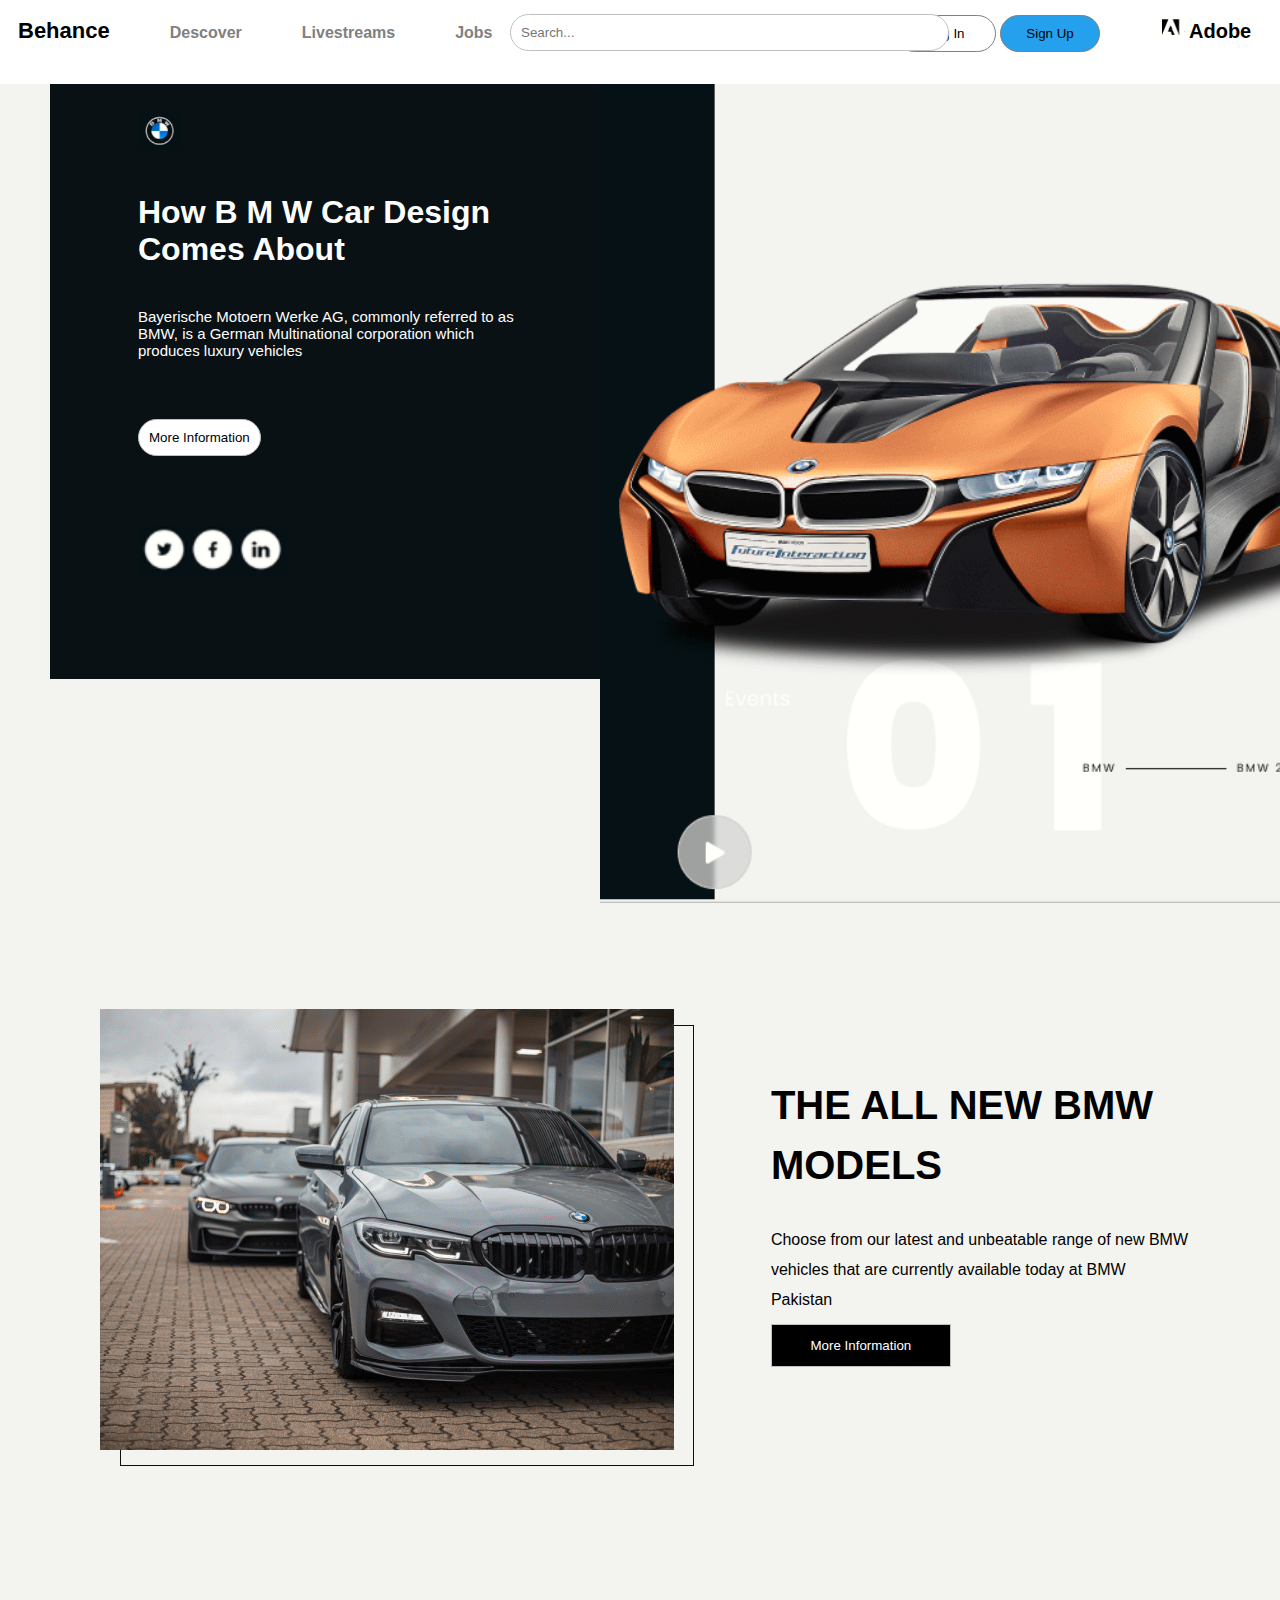
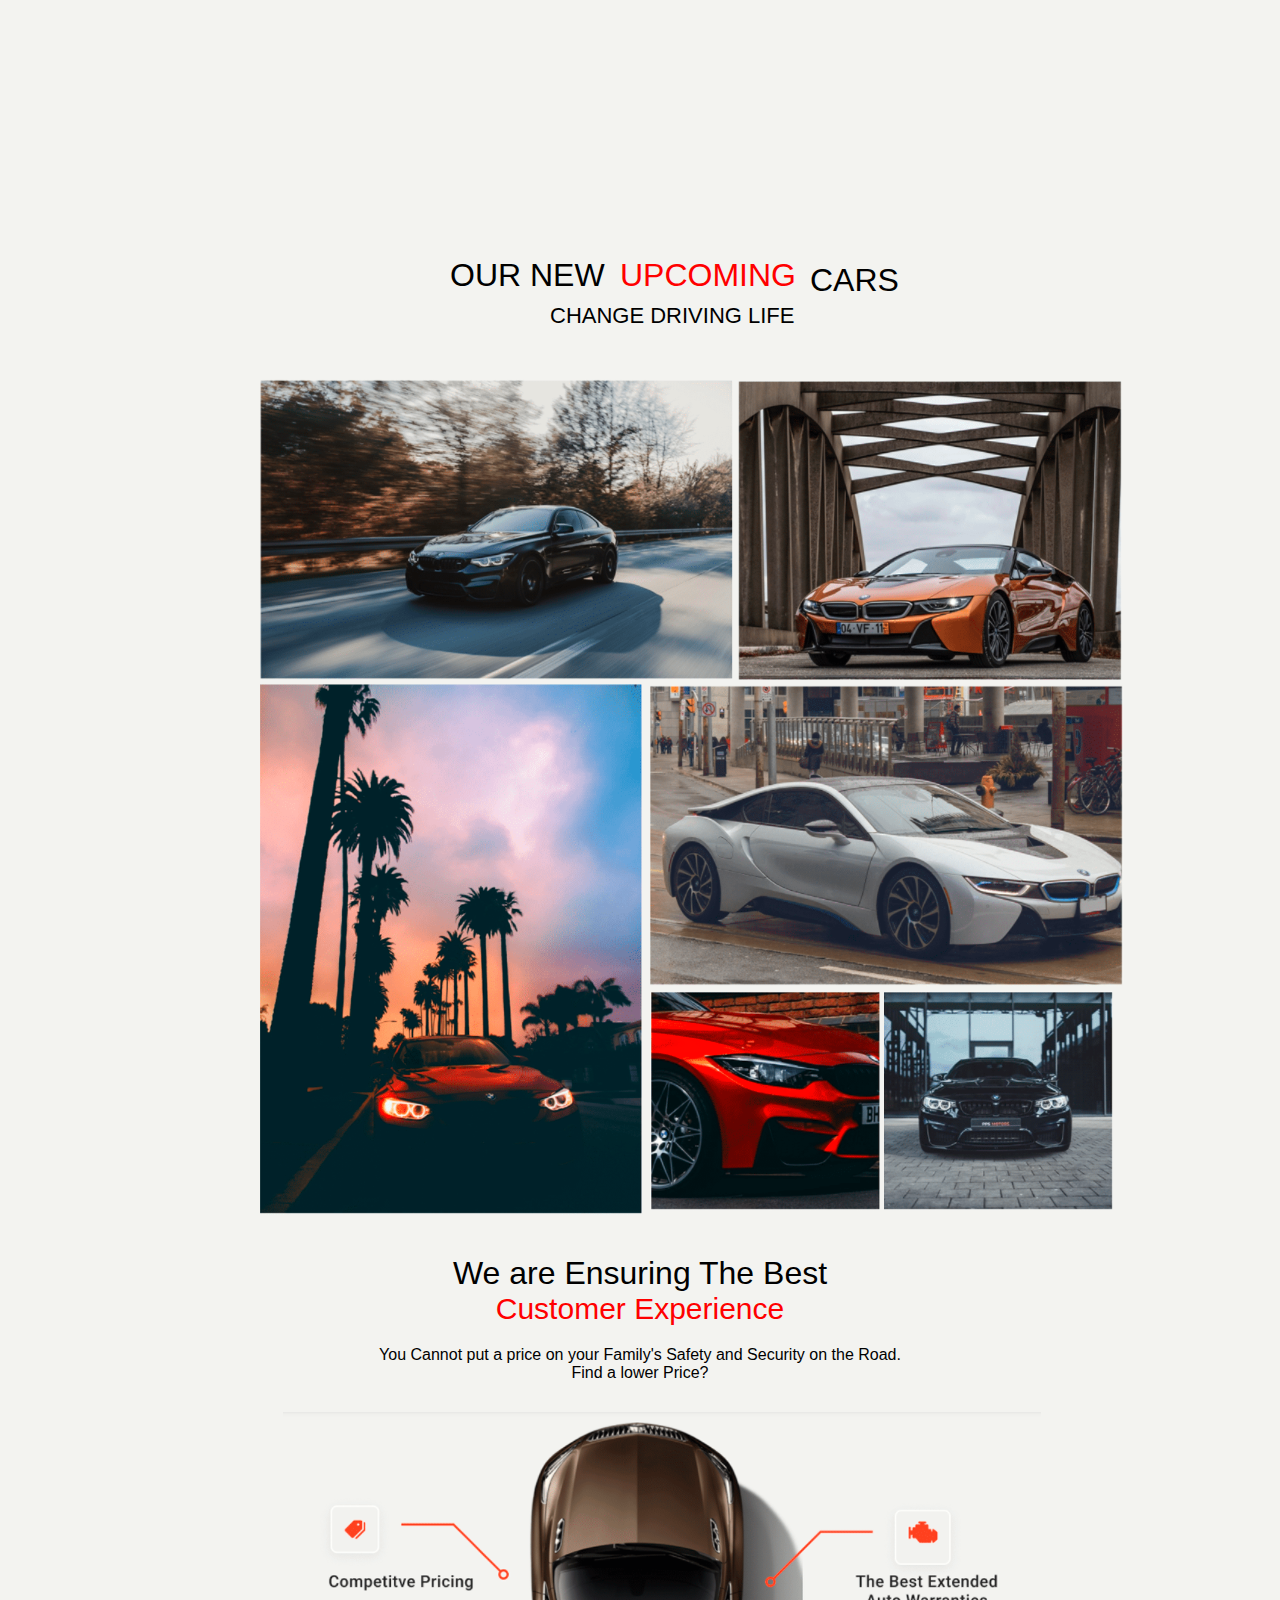
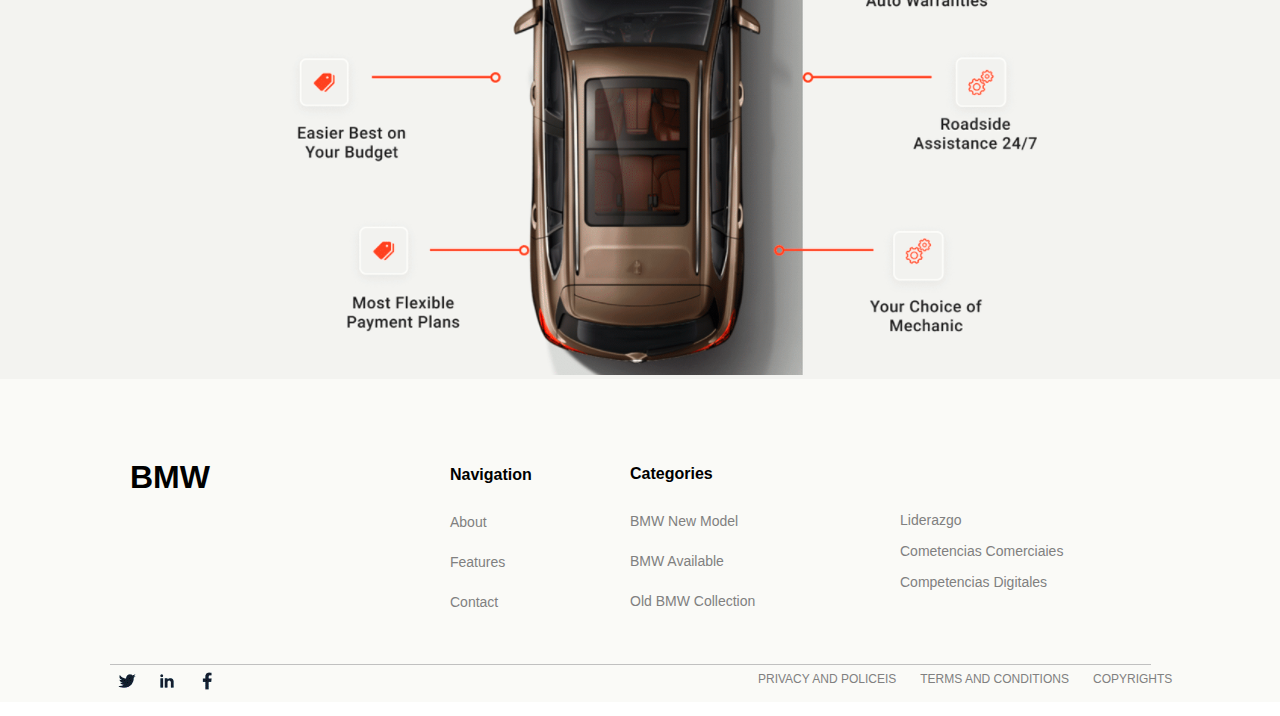
<file: index.html>
<!DOCTYPE html>
<html lang="en">
  <head>
    <meta charset="UTF-8" />
    <meta http-equiv="X-UA-Compatible" content="IE=edge" />
    <meta name="viewport" content="width=device-width, initial-scale=1.0" />
    <title>Tamplate 2</title>
    <link rel="stylesheet" href="style.css" />
  </head>
  <body>
    <div class="bgimage">
      <div class="menu">
        <div class="leftmenu">
          <ul>
            <li id="tit">Behance</li>
            <li><a href=""> Descover</a></li>
            <li><a href=""> Livestreams</a></li>
            <li><a href="">Jobs </a></li>
          </ul>
          <div class="search">
            <input type="text" placeholder="Search..." size="50px" />
          </div>
        </div>
        <div class="rightmenu">
          <button id="btn1">Log In</button>
          <button id="btn2">Sign Up</button>
          <div class="adobe">
            <img src="adobe.PNG" alt="" />
            <h2>Adobe</h2>
          </div>
        </div>
      </div>
      <div class="scolor">
      <div class="how">
        <div class="back">
          <div class="logo">
            <img src="LOGO.png" alt="" />
          </div>
          <div class="para">
            <h1>How B M W Car Design <br />Comes About</h1>
            <p>
              Bayerische Motoern Werke AG, commonly referred to as <br />
              BMW, is a German Multinational corporation which <br />
              produces luxury vehicles
            </p>
            <button id="btn20">More Information</button>
            <div class="face">
              <img src="facebook.PNG" alt="" />
            </div>
          </div>
        </div>
        <div class="rightcar">
          <img src="carplant.PNG" alt="" />
        </div>
      </div>
    </div>
    
      <div class="picture">
        <div class="image">
            <img src="picture.PNG" alt="">
        </div>
        <div class="text">
            <h1> The All New BMW <br>Models</h1>
            <p>Choose from our latest and unbeatable range of new BMW <br>vehicles that are currently available today at BMW <br>Pakistan</p>
            <button id="btn30">More Information</button>
        </div>
    </div>
  
  <div class="bcolor">
      <div class="upcoming">
        <h1>Our New <h1><div id="new"> Upcoming</div>  <h2> Cars</h2>
        <p>Change Driving Life</p>

        <div class="carpics">
          <div class="speed">
            <img src="car1.PNG" alt="">
            <img src="car2.PNG" alt="">
          </div>
          <div class="redspeed">
            <img src="car3.PNG" alt="">
            <div class="piccar">
          <img src="car4.PNG" alt=""></div>
          <div class="pic56">
          <img src="car5.PNG" alt="">
          <img src="car6.PNG" alt=""></div>
          </div>
          
        </div>
      </div>
    </div>
      <div class="Experience">
        <h1>We are Ensuring The Best</h1>
        <h2>Customer Experience</h2>
        <p>You Cannot put a price on your Family's Safety and Security on the Road. <br> Find a lower Price?</p>
        <img src="Experience.PNG" alt="">
      </div>

      <div class="color">
        <div class="zcolor">
      <div class="footer">
        <div class="leftfooter">
          <h1>BMW</h1>
        </div>
      </div>
      <div class="rightfooter">
        <div class="Nav">
        <h4>Navigation</h4><br>
        <ul>
          <li>About</li>
          <li>Features</li>
          <li>Contact</li>
        </ul>
      </div>
      <div class="Cate">
        <h4>Categories</h4><br>
        <ul>
          <li>BMW New Model</li>
          <li>BMW Available</li>
          <li>Old BMW Collection</li>
        </ul>
      </div>
      <div class="unknown">
        <ul>
          <li>Competencias Digitales</li>
          <li>Cometencias Comerciaies</li>
          <li>Liderazgo</li>
        </ul>
      </div>
      </div>
    </div>

      <div class="ending">
        <div class="logo3"></div>
          <img src="twiter.PNG" alt="">
        </div>
        <div class="endingright">
          <ul>
            <li>Privacy and Policeis</li>
            <li>Terms and Conditions</li>
            <li>Copyrights</li>
          </ul>
        </div>
      </div>
    </div>
    </div>
  </body>
</html>
</file>
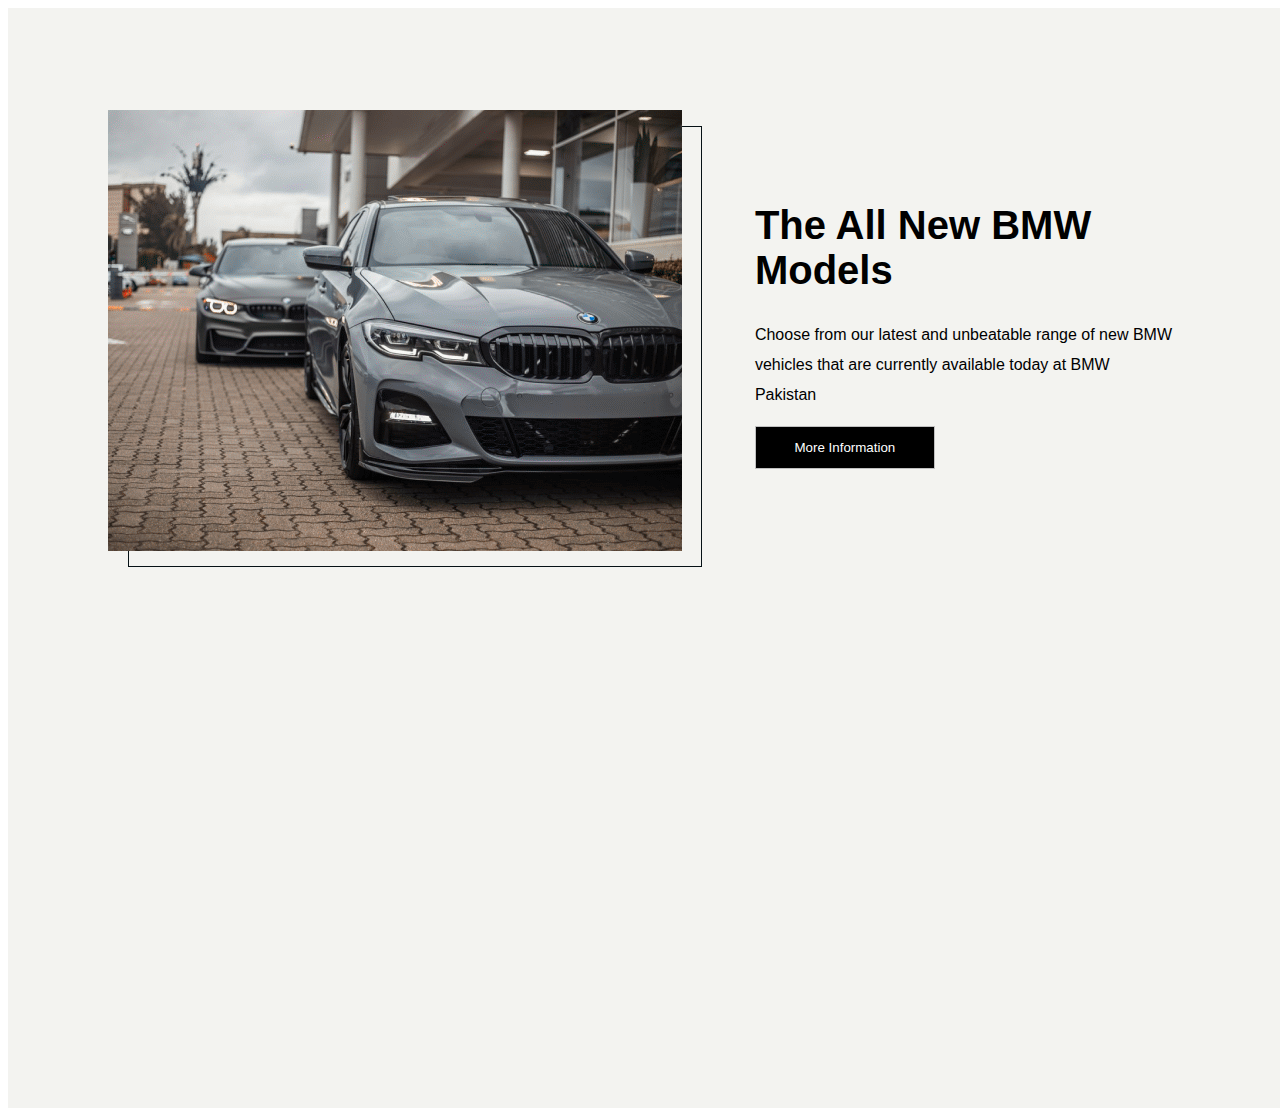
<file: rough.html>
<!DOCTYPE html>
<html lang="en">
<head>
    <meta charset="UTF-8">
    <meta http-equiv="X-UA-Compatible" content="IE=edge">
    <meta name="viewport" content="width=device-width, initial-scale=1.0">
    <title>rough</title>
    <link rel="stylesheet" href="rough.css">
</head>
<body>
    <div class="picture">
        <div class="image">
            <img src="picture.PNG" alt="">
        </div>
        <div class="text">
            <h1> The All New BMW <br>Models</h1>
            <p>Choose from our latest and unbeatable range of new BMW <br>vehicles that are currently available today at BMW <br>Pakistan</p>
            <button id="btn30">More Information</button>
        </div>
    </div>
</body>
</html>
</file>
<file: style.css>
*{
    margin: 0px;
    padding: 0px;
}
.menu{
    background-color: white;
    width: 100%;
    height: 6vh;
}
.leftmenu{
    padding: 10px;
}
.leftmenu ul li{
    display: inline-block;
    padding: 8px;
    margin-right: 40px;
    font-family: sans-serif;
    font-weight: bold;
}
.leftmenu h1{
    font-size: 18px;
    font-family: sans-serif;
    font-weight: lighter;
    margin-top: 20px;
}
.search{
   margin-left: 500px;
   margin-top: -38px;
}
.search input{
    padding: 10px;
    border-radius: 20px;
    border: 1px solid silver;
}
.rightmenu{
    /* display: inline-block; */
    float: right;    
    margin-top: -85px;

    width:30%;
}

#btn1{
    padding: 10px;
    border-radius: 30px;
    width: 100px;
    background-color: white;
    border:1px solid gray;
}
#btn2{
    padding: 10px;
    border-radius: 30px;
    width: 100px;
    background-color:#24a0ed ;
    border: 1px solid gray;

}
.adobe{
    display: inline-block;
    margin-left:20px;
}
.adobe img{
    margin-left: 30px;
    margin-top: 40px;
}
.adobe h2{
    display: inline-block;
    font-family: sans-serif;
    font-size: 20px;
}
#btn1:hover{
    background-color: silver;
    color: white;
}
#btn2:hover{
    background-color: rgba(0, 0, 253, 0.781);
}
.leftmenu a{
    text-decoration-line:none;
    color: gray;   
}
#tit{
    font-size: 22px;
    font-family: sans-serif;
    font-weight: bold;
}

.back{
    margin-left: 0px;
    margin-top: 30px;
    background-color: #091114;
    width: 30;
    padding: 88px;
    width: 50%;
    

}
.back h1{
    font-family: sans-serif;
    color: white;
    margin-top: 40px;
}
.back p{
    font-family: sans-serif;
    color: white;
    font-size: 15px;
    margin-top: 40px;
}
#btn20{
    padding: 10px;
    border-radius: 20px;
    border: 1px solid silver;
    background-color: white;
    margin-top: 60px;
}
.logo{
    margin-top: -60px;
}.face{
    margin-top: 90px;
}
.face img{
    margin-top: -20px;
    padding-bottom: 9px;
    width: 150px;
}
.rightcar {
    margin-left: 550px;
    margin-top: -595px;
}
.rightcar img{
    height: 91vh;
}
.how{
    margin-left: 50px;
}

.picture{
    padding: 100px;
    background-color:#f3f3f0;
    width: 85%;
    height: 100vh;
}
.text{
    float: right;
    margin-top: -400px;
    margin-right:0px;
    line-height: 60px;
}
.text h1{
    font-size: 40px;
    font-family: sans-serif;
    font-weight: bold;
    text-transform: uppercase;
}
.text p{
    font-family: sans-serif;
    line-height: 30px;
    padding-top: 30px;
}
#btn30{
    padding: 13px;
    border: 1px solid silver;
    width: 180px;
    background-color: black;
    color: white;

}
#btn30:hover{
    background-color: gray;
}
.upcoming{
    margin-left: 260px;
    margin-top: -150px;
    background-color: #f3f3f0;
}
.upcoming h1{
    margin-left: 190px;
    font-weight: lighter;
    font-family: sans-serif;
    text-transform: uppercase;
}
#new{
    color: red;
    padding-left: 170px;
    margin-top: -37px;
    text-transform: uppercase;
    font-weight: lighter;
}
.upcoming h2{
    padding-left: 550px;
    margin-top: -36px;
    font-size: 32px;
    font-family: sans-serif;
    font-weight: lighter ;
    text-transform: uppercase;
    line-height: 45px;
}
.upcoming p{
    padding-left: 290px;
    font-size: 22px;
    text-transform: uppercase;
    font-family: sans-serif;
}
.carpics{
    padding-top: 50px;
}
.piccar{
    padding-left: 390px;
    margin-top: -534px;
}
.pic56{
    padding-left: 390px;
}
.Experience{
    text-align: center;
    padding-top: 40px;
    background-color: #f3f3f0;
}
.Experience h1{
    font-family: sans-serif;
    font-weight: lighter;

}
.Experience h2{
    font-size: 30px;
    font-family: sans-serif;
    font-weight: lighter;
    color: red;
}
.footer{
    padding-top: 80px;
    /* background-color: #fafaf7; */
    
}
.leftfooter{
    margin-left: 130px;
    font-family: sans-serif;
    /* background-color: #fafaf7; */
    padding-bottom: 100px;
}
.rightfooter{
    font-family: sans-serif;
    list-style: none;
    /* background-color:#fafaf7; */
    margin-top: -230px;
}
.Nav h4{
    margin-left: 450px;
    margin-top: 100px;
    /* background-color: #fafaf7; */
}
.Nav ul li{
    margin-left: 450px;
    list-style: none;
    line-height: 40px;
    font-size: 14px;
    color: gray;
    /* background-color:#fafaf7; */
}
.Cate{
    margin-left: 630px;
    margin-top: -157px;
    /* background-color: #fafaf7; */

}
.Cate ul li {
    list-style: none;
    line-height: 40px;
    font-size: 14px;
    font-family: sans-serif;
    color: gray;
}
.unknown{
    margin-left: 900px;
}
.unknown ul li{
    margin-top: -47px;
    list-style: none;
    color: gray;
    font-size: 14px;
}
.Experience p{
    font-size: 16px;
    font-family: sans-serif;
    padding-top: 20px;
}
.Experience img{
    padding-top: 30px;
    margin-left: 44px;
}
/* .footer{
    /* background-color:#fafaf7 ; */
/* }
/* .bgimage{
    background-color:rgb(243, 243, 240);
} */
.ending{
    margin-left: 110px;
    /* background-color:#fafaf7; */
}
.endingright{
    float: right;
    margin-top: -60px;
    padding: 20px;
    width:40%;
      
}
.endingright ul li{
    display: inline-block;
    font-family: sans-serif;
    color: gray;
    text-transform: uppercase;
    font-size: 12px;
    padding: 10px;
}
.logo3{
    margin-top:90px;
    border-top: 1px solid silver;
    width: 89%;
    /* background-color: rgb(243, 243, 240); */
}
.scolor{
    background-color: #f3f3f0;
    width: 100%;
}
.bcolor{
    background-color: #f3f3f0;
    width: 100%;

}
.color{
    background-color: #fafaf7;
}
</file>
<file: rough.css>
.picture{
    padding: 100px;
    background-color:#f3f3f0;
    width: 100%;
    height: 100vh;
}
.text{
    float: right;
    margin-top: -400px;
    margin-right:200px;
}
.text h1{
    font-size: 40px;
    font-family: sans-serif;
    font-weight: bold;
}
.text p{
    font-family: sans-serif;
    line-height: 30px;
}
#btn30{
    padding: 13px;
    border: 1px solid silver;
    width: 180px;
    background-color: black;
    color: white;
}
#btn30:hover{
    background-color: gray;
}
</file>
